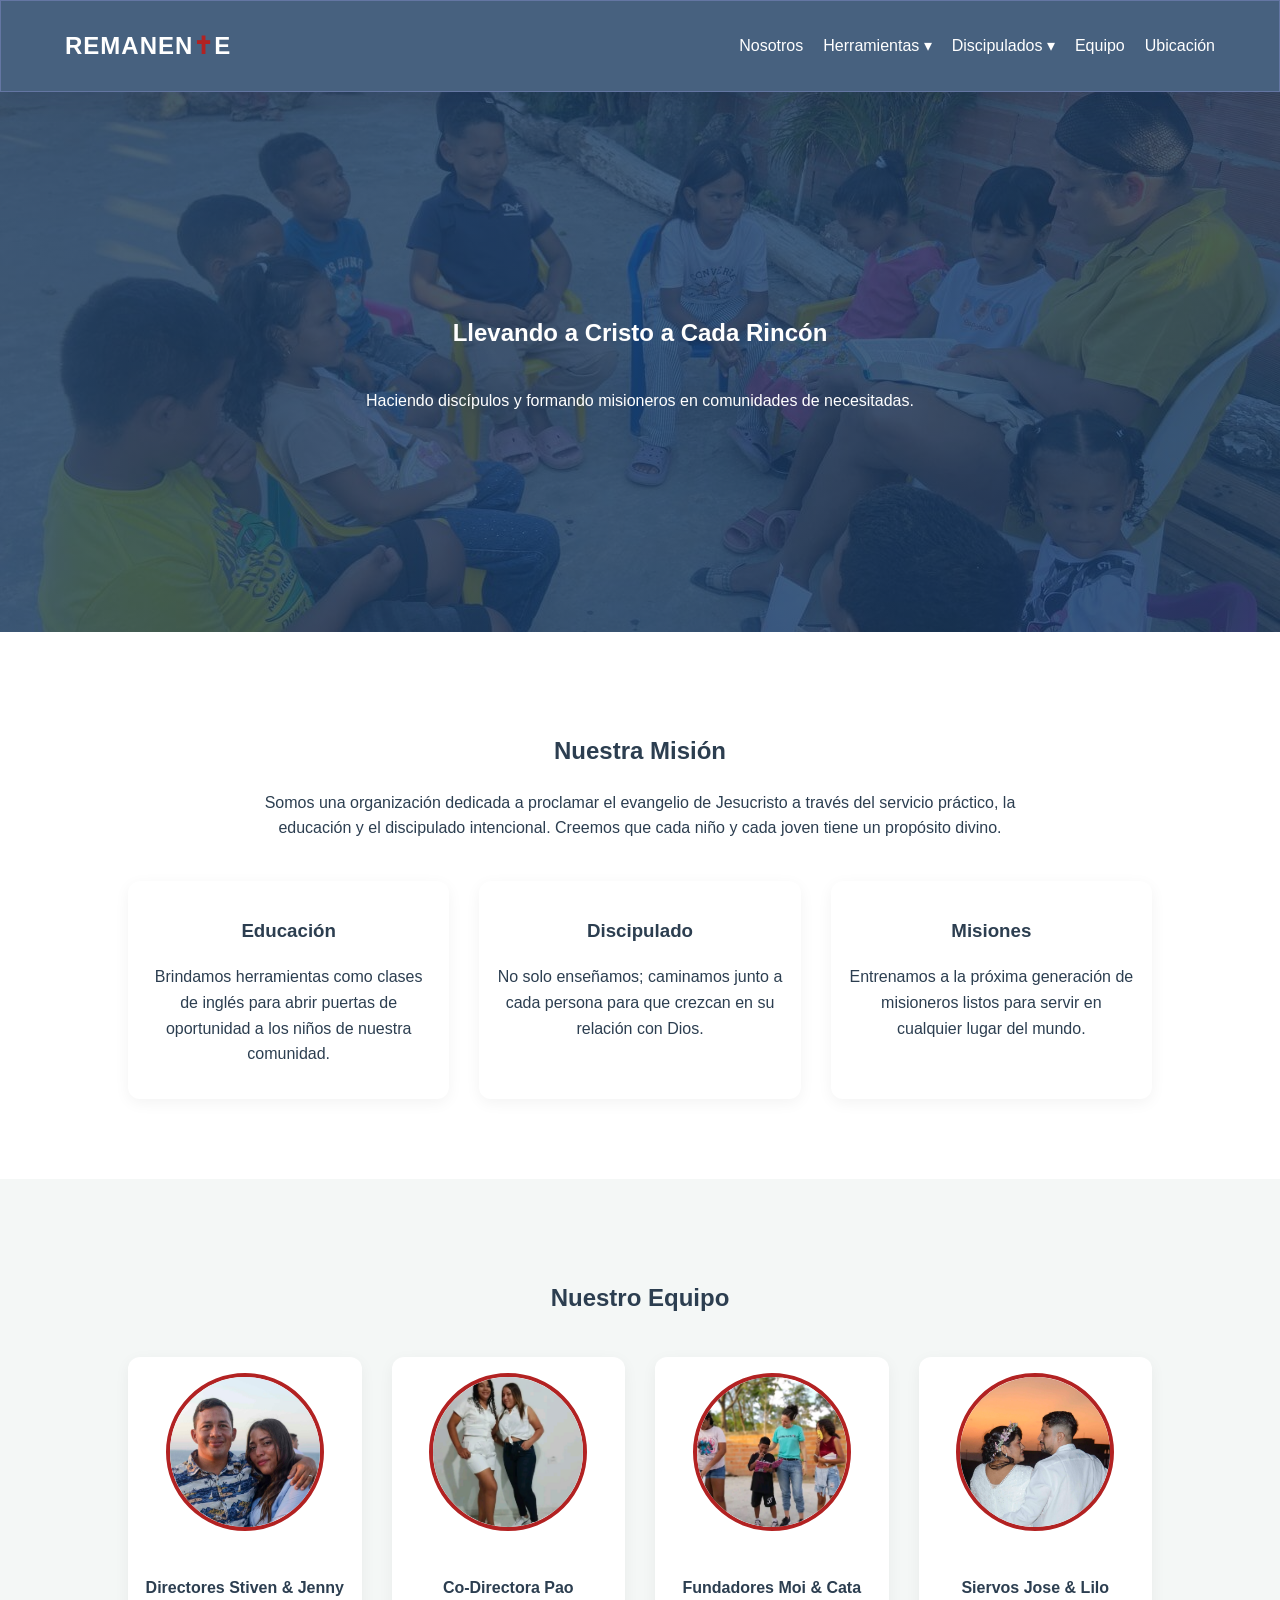
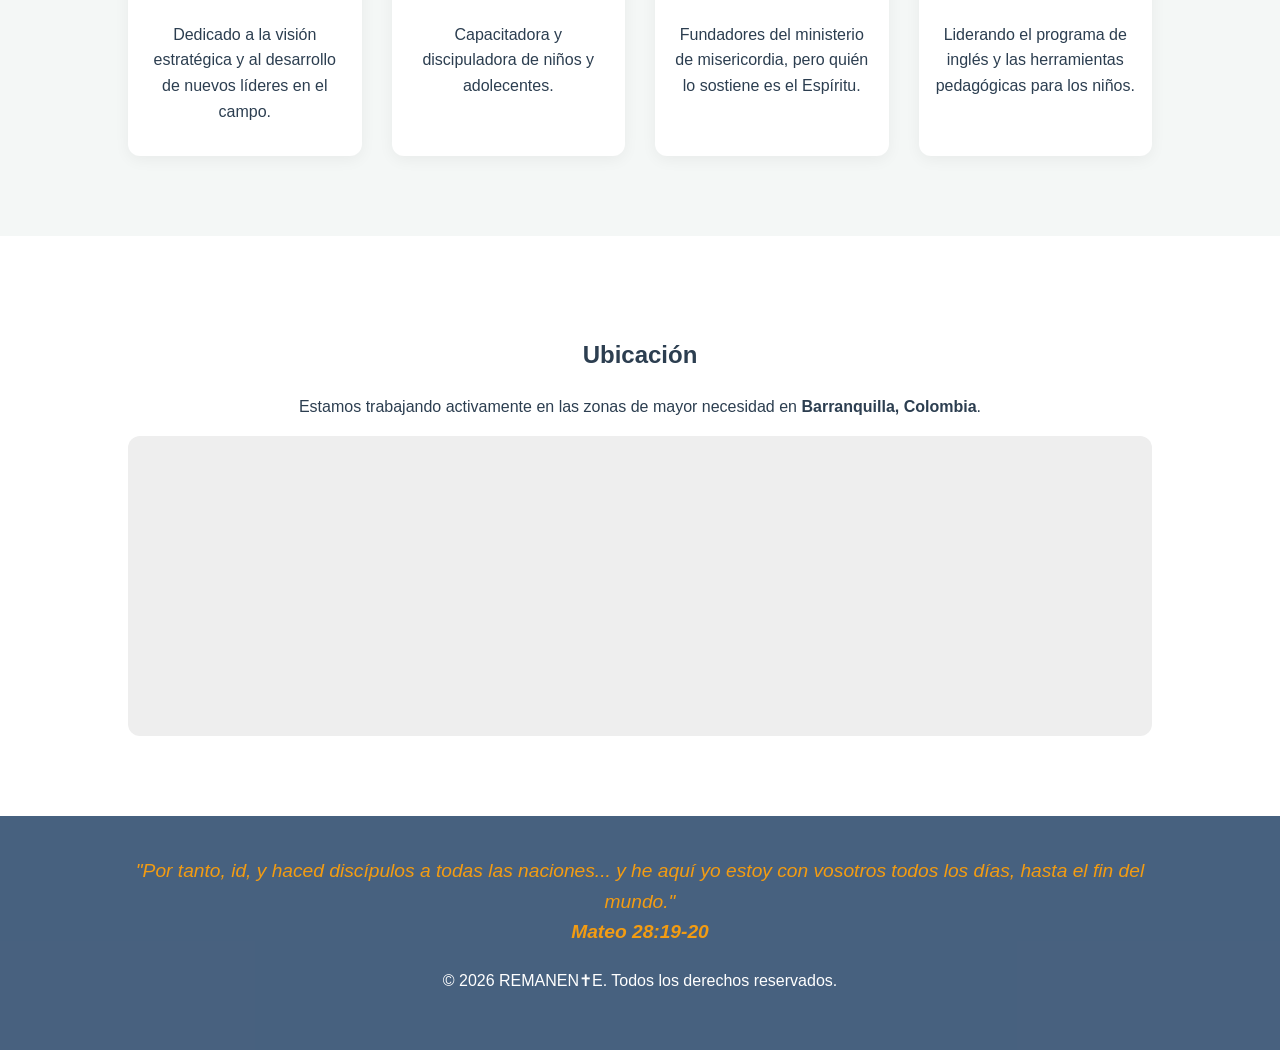
<file: index.html>
<!DOCTYPE html>
<html lang="es">
<head>
    <meta charset="UTF-8">
    <meta name="viewport" content="width=device-width, initial-scale=1.0">
    <title>REMANEN&#10013;E | Haciendo Discípulos</title>
    <style>
        :root {
            --primary: rgba(26, 58, 95, .8);
            --secondary: #f39c12;
            --accent: #27ae60;
            --light: #f4f7f6;
            --dark: #2c3e50;
            --white: #ffffff;
        }

        body {
            font-family: 'Segoe UI', Tahoma, Geneva, Verdana, sans-serif;
            margin: 0;
            line-height: 1.6;
            color: var(--dark);
            background-color: var(--white);
        }

        /* Navigation */
        nav {
            background: var(--primary);
            color: var(--white);
            display: flex;
            justify-content: space-between;
            align-items: center;
            padding: 1rem 5%;
            position: sticky;
            top: 0;
            z-index: 1000;
            box-shadow: 0 2px 10px rgba(0,0,0,0.1);
            backdrop-filter: blur(5px);
            -webkit-backdrop-filter: blur(5px); 
            box-shadow: 0 4px 30px rgba(14, 2, 43, 0.1);
            border: 1px solid rgba(169, 168, 247, 0.3);
        }

        .logo {
            font-size: 1.5rem;
            font-weight: bold;
            text-transform: uppercase;
            letter-spacing: 1px;
        }

        .nav-links { display: flex; list-style: none; gap: 20px; }

        .nav-links li { position: relative; }

        .nav-links a {
            color: var(--white);
            text-decoration: none;
            font-weight: 500;
            transition: 0.3s;
        }

        .nav-links a:hover { color: var(--secondary); }

        /* Dropdown Logic */
        .dropdown-content {
            display: none;
            position: absolute;
            background: var(--white);
            min-width: 200px;
            box-shadow: 0 8px 16px rgba(0,0,0,0.2);
            border-radius: 4px;
            top: 100%;
            left: 0;
        }

        .dropdown-content a {
            color: var(--dark);
            padding: 12px 16px;
            display: block;
            border-bottom: 1px solid #eee;
        }

        .dropdown-content a:hover { background: #e9e9e9; color: var(--primary); }

        .dropdown:hover .dropdown-content { display: block; }

        /* Hero & About */
        .hero {
            background: linear-gradient(rgba(26, 58, 95, 0.8), rgba(26, 58, 95, 0.8)), url('./assets/main.jpeg') center/cover;
            height: 60vh;
            color: var(--white);
            display: flex;
            flex-direction: column;
            justify-content: center;
            align-items: center;
            text-align: center;
            padding: 0 20px;
        }

        .section { padding: 80px 10%; text-align: center; }

        .bg-light { background: var(--light); }

        .grid { 
            display: grid;
            grid-template-columns: repeat(auto-fit, minmax(100px, 1fr));
            gap: 30px;
            margin-top: 40px; 
        }

        .card { 
            background: var(--white);
            padding: 1rem;
            border-radius: 12px;
            box-shadow: 0 4px 15px rgba(0,0,0,0.05); 
        }

        .team-img {
            width: 150px;
            height: 150px;
            border-radius: 50%;
            object-fit: cover;
            margin-bottom: 15px;
            border: 4px solid firebrick;
        }

        footer { background: var(--primary); color: var(--white); padding: 40px 10%; text-align: center; }

        .verse { font-style: italic; font-size: 1.2rem; margin-bottom: 20px; color: var(--secondary); }

        @media (max-width: 768px) {
            nav { flex-direction: column; gap: 15px; }
            .nav-links { font-size: 0.9rem; }
        }
    </style>
</head>
<body>

    <nav>
        <div class="logo">Remanen<span style="color:firebrick;font-weight: bold;">&#10013;</span>e</div>
        <ul class="nav-links">
            <li><a href="#about">Nosotros</a></li>
            <li class="dropdown">
                <a href="#">Herramientas ▾</a>
                <div class="dropdown-content">
                    <a href="./tools/eng-course.html">Curso de Inglés</a>
                    <a href="./tools/dice-roller.html">Dado de Colores (Jenga)</a>
                    <a href="./tools/points-tracker.html">Seguimiento de Puntos</a>
                </div>
            </li>
            <li class="dropdown">
                <a href="#">Discipulados ▾</a>
                <div class="dropdown-content">
                    <a href="#">Fundamentos de la Fe</a>
                    <a href="#">Alianzas</a>
                    <a href="#">Evangelismo</a>
                    <a href="#">Escuela de Misiones</a>
                </div>
            </li>
            <li><a href="#team">Equipo</a></li>
            <li><a href="#contact">Ubicación</a></li>
        </ul>
    </nav>

    <section class="hero">
        <h1>Llevando a Cristo a Cada Rincón</h1>
        <p>Haciendo discípulos y formando misioneros en comunidades de necesitadas.</p>
    </section>

    <section id="about" class="section">
        <h2>Nuestra Misión</h2>
        <p style="max-width: 800px; margin: 0 auto;">Somos una organización dedicada a proclamar el evangelio de Jesucristo a través del servicio práctico, la educación y el discipulado intencional. Creemos que cada niño y cada joven tiene un propósito divino.</p>
        
        <div class="grid">
            <div class="card">
                <h3>Educación</h3>
                <p>Brindamos herramientas como clases de inglés para abrir puertas de oportunidad a los niños de nuestra comunidad.</p>
            </div>
            <div class="card">
                <h3>Discipulado</h3>
                <p>No solo enseñamos; caminamos junto a cada persona para que crezcan en su relación con Dios.</p>
            </div>
            <div class="card">
                <h3>Misiones</h3>
                <p>Entrenamos a la próxima generación de misioneros listos para servir en cualquier lugar del mundo.</p>
            </div>
        </div>
    </section>

    <section id="team" class="section bg-light">
        <h2>Nuestro Equipo</h2>
        <div class="grid">
            <div class="card">
                <img src="./assets/sj.jpg" class="team-img" alt="Líder">
                <h4>Directores Stiven & Jenny</h4>
                <p>Dedicado a la visión estratégica y al desarrollo de nuevos líderes en el campo.</p>
            </div>
            <div class="card">
                <img src="./assets/pao.jpeg" class="team-img" alt="Co-lider">
                <h4>Co-Directora Pao</h4>
                <p>Capacitadora y discipuladora de niños y adolecentes.</p>
            </div>
            <div class="card">
                <img src="./assets/cata.jpeg" class="team-img" alt="Educación">
                <h4>Fundadores Moi & Cata</h4>
                <p>Fundadores del ministerio de misericordia, pero quién lo sostiene es el Espíritu.</p>
            </div>
            <div class="card">
                <img src="./assets/joli.jpg" class="team-img" alt="Educación">
                <h4>Siervos Jose & Lilo</h4>
                <p>Liderando el programa de inglés y las herramientas pedagógicas para los niños.</p>
            </div>
        </div>
    </section>

    <section id="contact" class="section">
        <h2>Ubicación</h2>
        <p>Estamos trabajando activamente en las zonas de mayor necesidad en <strong>Barranquilla, Colombia</strong>.</p>
        <div style="background: #eee; height: 300px; border-radius: 12px; display: flex; align-items: center; justify-content: center;">
            <p>
                <iframe src="https://www.google.com/maps/embed?pb=!1m14!1m12!1m3!1d411.62113421704345!2d-74.86456826477134!3d11.036957241643663!2m3!1f0!2f0!3f0!3m2!1i1024!2i768!4f13.1!5e0!3m2!1sen!2sco!4v1773954250364!5m2!1sen!2sco" width="800" height="250" style="border:0;" allowfullscreen="" loading="lazy" referrerpolicy="no-referrer-when-downgrade">
                </iframe>
            </p>
        </div>
    </section>

    <footer>
        <div class="verse">
            "Por tanto, id, y haced discípulos a todas las naciones... y he aquí yo estoy con vosotros todos los días, hasta el fin del mundo." <br>
            <strong>Mateo 28:19-20</strong>
        </div>
        <p>&copy; 2026 REMANEN&#10013;E. Todos los derechos reservados.</p>
    </footer>

</body>
</html>
</file>
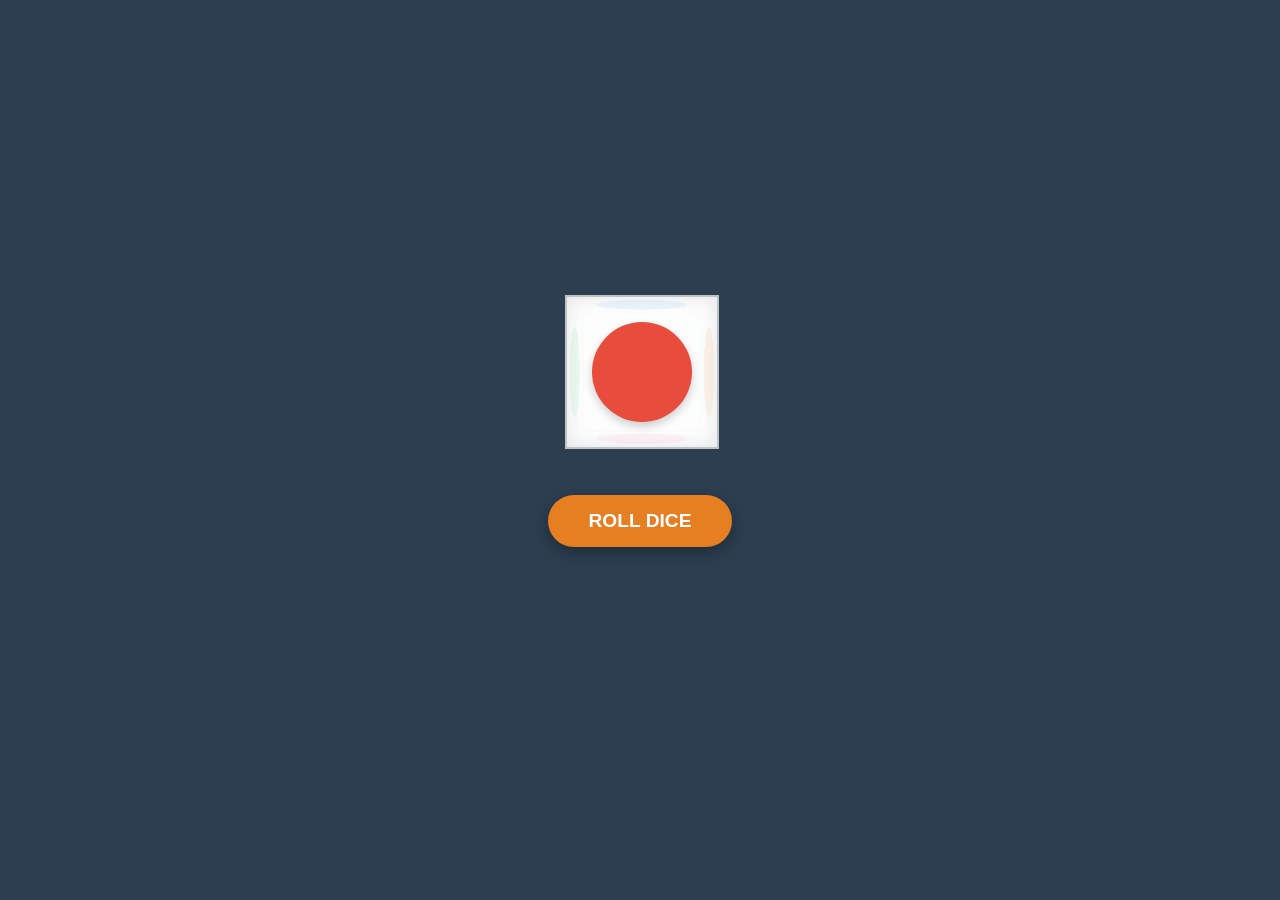
<file: jenga-dice.html>
<!DOCTYPE html>
<html lang="en">
<head>
    <meta charset="UTF-8">
	<link rel="icon" type="image/png" href="https://img.icons8.com/color/1200/dice.jpg">
    <meta name="viewport" content="width=device-width, initial-scale=1.0">
    <title>Jenga Color Dice</title>
    <style>
        :root {
            --dice-size: 150px;
            --circle-size: 100px;
            --bg-color: #2c3e50;
            --text-color: #ecf0f1;
            /* Jenga Colors */
            --color-red: #e74c3c;
            --color-orange: #e67e22;
            --color-yellow: #f1c40f;
            --color-green: #2ecc71;
            --color-blue: #3498db;
            --color-pink: #fd79a8;
        }

        body {
            background-color: var(--bg-color);
            color: var(--text-color);
            font-family: 'Segoe UI', sans-serif;
            display: flex;
            flex-direction: column;
            align-items: center;
            justify-content: center;
            height: 100vh;
            margin: 0;
            overflow: hidden;
        }

        /* 3D Scene */
        .scene {
            width: var(--dice-size);
            height: var(--dice-size);
            perspective: 600px;
            margin-bottom: 50px;
        }

        .cube {
            width: 100%;
            height: 100%;
            position: relative;
            transform-style: preserve-3d;
            transform: translateZ(-75px);
            transition: transform 1.5s cubic-bezier(0.17, 0.67, 0.83, 0.67);
        }

        .face {
            position: absolute;
            width: var(--dice-size);
            height: var(--dice-size);
            background: rgba(255, 255, 255, 0.9);
            border: 2px solid #bdc3c7;
            display: flex;
            align-items: center;
            justify-content: center;
            box-shadow: inset 0 0 20px rgba(0,0,0,0.1);
        }

        .circle {
            width: var(--circle-size);
            height: var(--circle-size);
            border-radius: 50%;
            box-shadow: 0 4px 10px rgba(0,0,0,0.2);
        }

        /* Face Rotations */
        .face-red    { transform: rotateY(0deg) translateZ(75px); }
        .face-orange { transform: rotateY(90deg) translateZ(75px); }
        .face-yellow { transform: rotateY(180deg) translateZ(75px); }
        .face-green  { transform: rotateY(-90deg) translateZ(75px); }
        .face-blue   { transform: rotateX(90deg) translateZ(75px); }
        .face-pink   { transform: rotateX(-90deg) translateZ(75px); }

        /* Face Colors */
        .face-red .circle    { background-color: var(--color-red); }
        .face-orange .circle { background-color: var(--color-orange); }
        .face-yellow .circle { background-color: var(--color-yellow); }
        .face-green .circle  { background-color: var(--color-green); }
        .face-blue .circle   { background-color: var(--color-blue); }
        .face-pink .circle   { background-color: var(--color-pink); }

        /* Controls */
        .roll-btn {
            padding: 15px 40px;
            font-size: 1.2rem;
            font-weight: bold;
            color: white;
            background: #e67e22;
            border: none;
            border-radius: 30px;
            cursor: pointer;
            box-shadow: 0 5px 15px rgba(0,0,0,0.3);
            transition: 0.2s;
        }

        .roll-btn:active {
            transform: translateY(3px);
            box-shadow: 0 2px 5px rgba(0,0,0,0.3);
        }

        #result-text {
            margin-top: 20px;
            font-size: 1.5rem;
            font-weight: bold;
            text-transform: uppercase;
            min-height: 1.6em;
        }
    </style>
</head>
<body>

    <div class="scene">
        <div class="cube" id="cube">
            <div class="face face-red"><div class="circle"></div></div>
            <div class="face face-orange"><div class="circle"></div></div>
            <div class="face face-yellow"><div class="circle"></div></div>
            <div class="face face-green"><div class="circle"></div></div>
            <div class="face face-blue"><div class="circle"></div></div>
            <div class="face face-pink"><div class="circle"></div></div>
        </div>
    </div>

    <button class="roll-btn" id="roll-button">ROLL DICE</button>
    <div id="result-text"></div>

    <!--<audio id="roll-sound">
        <source src="[data-uri]" type="audio/wav">
    </audio>-->
	<audio id="roll-sound">
        <source src="./dice-sfx.mp3" type="audio/mp3">
    </audio>

    <script>
        const cube = document.getElementById('cube');
        const rollBtn = document.getElementById('roll-button');
        const resultText = document.getElementById('result-text');
        const rollSound = document.getElementById('roll-sound');

        const faces = [
            { name: 'Red',    x: 0,   y: 0 },
            { name: 'Orange', x: 0,   y: -90 },
            { name: 'Yellow', x: 0,   y: -180 },
            { name: 'Green',  x: 0,   y: 90 },
            { name: 'Blue',   x: -90, y: 0 },
            { name: 'Pink',   x: 90,  y: 0 }
        ];

        function rollDice() {
            // Play sound
            rollSound.currentTime = 0;
            rollSound.play();

            // Disable button during roll
            rollBtn.disabled = true;
            resultText.innerText = "Rolling...";

            // Generate random face
            const randomIndex = Math.floor(Math.random() * faces.length);
            const targetFace = faces[randomIndex];

            // Add multiple rotations for "tumbling" effect
            const extraRounds = 5;
            const xRotation = targetFace.x + (360 * extraRounds);
            const yRotation = targetFace.y + (360 * extraRounds);

            cube.style.transform = `translateZ(-75px) rotateX(${xRotation}deg) rotateY(${yRotation}deg)`;

            // Wait for animation to finish (1.5s as defined in CSS)
            setTimeout(() => {
                resultText.innerText = targetFace.name;
                resultText.style.color = `var(--color-${targetFace.name.toLowerCase()})`;
                rollBtn.disabled = false;
                
                // Reset rotations to small numbers to prevent "infinite" degrees over many rolls
                cube.style.transition = 'none';
                cube.style.transform = `translateZ(-75px) rotateX(${targetFace.x}deg) rotateY(${targetFace.y}deg)`;
                // Force a reflow
                cube.offsetHeight;
                cube.style.transition = 'transform 1.5s cubic-bezier(0.17, 0.67, 0.83, 0.67)';
            }, 1500);
        }

        rollBtn.addEventListener('click', rollDice);
    </script>
</body>
</html>
</file>
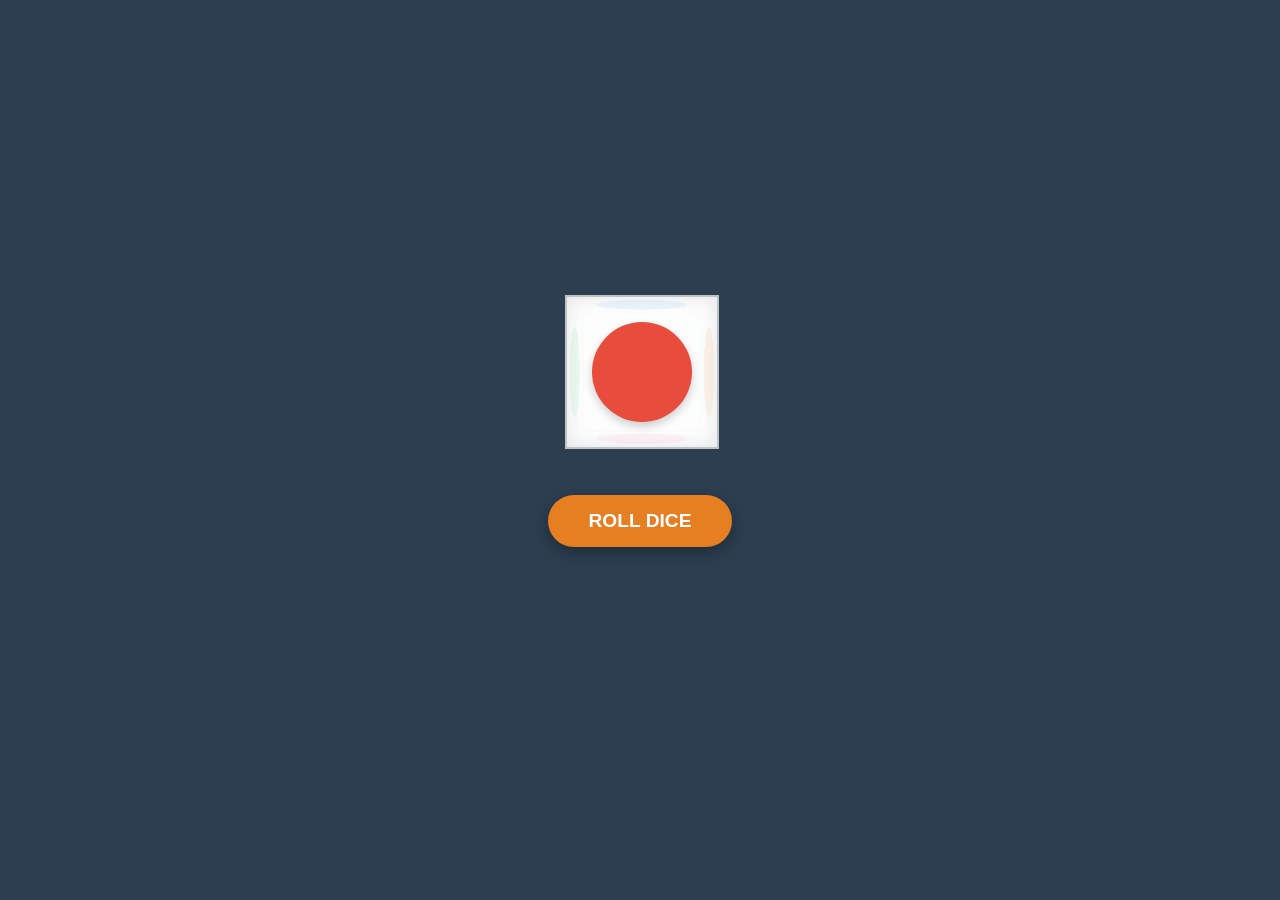
<file: tools/dice-roller.html>
<!DOCTYPE html>
<html lang="en">
<head>
    <meta charset="UTF-8">
	<link rel="icon" type="image/png" href="https://img.icons8.com/color/1200/dice.jpg">
    <meta name="viewport" content="width=device-width, initial-scale=1.0">
    <title>Jenga Color Dice</title>
    <style>
        :root {
            --dice-size: 150px;
            --circle-size: 100px;
            --bg-color: #2c3e50;
            --text-color: #ecf0f1;
            /* Jenga Colors */
            --color-red: #e74c3c;
            --color-orange: #e67e22;
            --color-yellow: #f1c40f;
            --color-green: #2ecc71;
            --color-blue: #3498db;
            --color-pink: #fd79a8;
        }

        body {
            background-color: var(--bg-color);
            color: var(--text-color);
            font-family: 'Segoe UI', sans-serif;
            display: flex;
            flex-direction: column;
            align-items: center;
            justify-content: center;
            height: 100vh;
            margin: 0;
            overflow: hidden;
        }

        /* 3D Scene */
        .scene {
            width: var(--dice-size);
            height: var(--dice-size);
            perspective: 600px;
            margin-bottom: 50px;
        }

        .cube {
            width: 100%;
            height: 100%;
            position: relative;
            transform-style: preserve-3d;
            transform: translateZ(-75px);
            transition: transform 1.5s cubic-bezier(0.17, 0.67, 0.83, 0.67);
        }

        .face {
            position: absolute;
            width: var(--dice-size);
            height: var(--dice-size);
            background: rgba(255, 255, 255, 0.9);
            border: 2px solid #bdc3c7;
            display: flex;
            align-items: center;
            justify-content: center;
            box-shadow: inset 0 0 20px rgba(0,0,0,0.1);
        }

        .circle {
            width: var(--circle-size);
            height: var(--circle-size);
            border-radius: 50%;
            box-shadow: 0 4px 10px rgba(0,0,0,0.2);
        }

        /* Face Rotations */
        .face-red    { transform: rotateY(0deg) translateZ(75px); }
        .face-orange { transform: rotateY(90deg) translateZ(75px); }
        .face-yellow { transform: rotateY(180deg) translateZ(75px); }
        .face-green  { transform: rotateY(-90deg) translateZ(75px); }
        .face-blue   { transform: rotateX(90deg) translateZ(75px); }
        .face-pink   { transform: rotateX(-90deg) translateZ(75px); }

        /* Face Colors */
        .face-red .circle    { background-color: var(--color-red); }
        .face-orange .circle { background-color: var(--color-orange); }
        .face-yellow .circle { background-color: var(--color-yellow); }
        .face-green .circle  { background-color: var(--color-green); }
        .face-blue .circle   { background-color: var(--color-blue); }
        .face-pink .circle   { background-color: var(--color-pink); }

        /* Controls */
        .roll-btn {
            padding: 15px 40px;
            font-size: 1.2rem;
            font-weight: bold;
            color: white;
            background: #e67e22;
            border: none;
            border-radius: 30px;
            cursor: pointer;
            box-shadow: 0 5px 15px rgba(0,0,0,0.3);
            transition: 0.2s;
        }

        .roll-btn:active {
            transform: translateY(3px);
            box-shadow: 0 2px 5px rgba(0,0,0,0.3);
        }

        #result-text {
            margin-top: 20px;
            font-size: 1.5rem;
            font-weight: bold;
            text-transform: uppercase;
            min-height: 1.6em;
        }
    </style>
</head>
<body>

    <div class="scene">
        <div class="cube" id="cube">
            <div class="face face-red"><div class="circle"></div></div>
            <div class="face face-orange"><div class="circle"></div></div>
            <div class="face face-yellow"><div class="circle"></div></div>
            <div class="face face-green"><div class="circle"></div></div>
            <div class="face face-blue"><div class="circle"></div></div>
            <div class="face face-pink"><div class="circle"></div></div>
        </div>
    </div>

    <button class="roll-btn" id="roll-button">ROLL DICE</button>
    <div id="result-text"></div>

	<audio id="roll-sound">
        <source src="../assets/dice-sfx.mp3" type="audio/mp3">
    </audio>

    <script>
        const cube = document.getElementById('cube');
        const rollBtn = document.getElementById('roll-button');
        const resultText = document.getElementById('result-text');
        const rollSound = document.getElementById('roll-sound');

        const faces = [
            { name: 'Red',    x: 0,   y: 0 },
            { name: 'Orange', x: 0,   y: -90 },
            { name: 'Yellow', x: 0,   y: -180 },
            { name: 'Green',  x: 0,   y: 90 },
            { name: 'Blue',   x: -90, y: 0 },
            { name: 'Pink',   x: 90,  y: 0 }
        ];

        function rollDice() {
            rollSound.currentTime = 0;
            rollSound.play();

            // Disable button during roll
            rollBtn.disabled = true;
            resultText.innerText = "Rolling...";

            // Generate random face
            const randomIndex = Math.floor(Math.random() * faces.length);
            const targetFace = faces[randomIndex];

            // Add multiple rotations for "tumbling" effect
            const extraRounds = 5;
            const xRotation = targetFace.x + (360 * extraRounds);
            const yRotation = targetFace.y + (360 * extraRounds);

            cube.style.transform = `translateZ(-75px) rotateX(${xRotation}deg) rotateY(${yRotation}deg)`;

            // Wait for animation to finish (1.5s as defined in CSS)
            setTimeout(() => {
                resultText.innerText = targetFace.name;
                resultText.style.color = `var(--color-${targetFace.name.toLowerCase()})`;
                rollBtn.disabled = false;
                
                // Reset rotations to small numbers to prevent "infinite" degrees over many rolls
                cube.style.transition = 'none';
                cube.style.transform = `translateZ(-75px) rotateX(${targetFace.x}deg) rotateY(${targetFace.y}deg)`;
                // Force a reflow
                cube.offsetHeight;
                cube.style.transition = 'transform 1.5s cubic-bezier(0.17, 0.67, 0.83, 0.67)';
            }, 1500);
        }

        rollBtn.addEventListener('click', rollDice);
    </script>
</body>
</html>
</file>
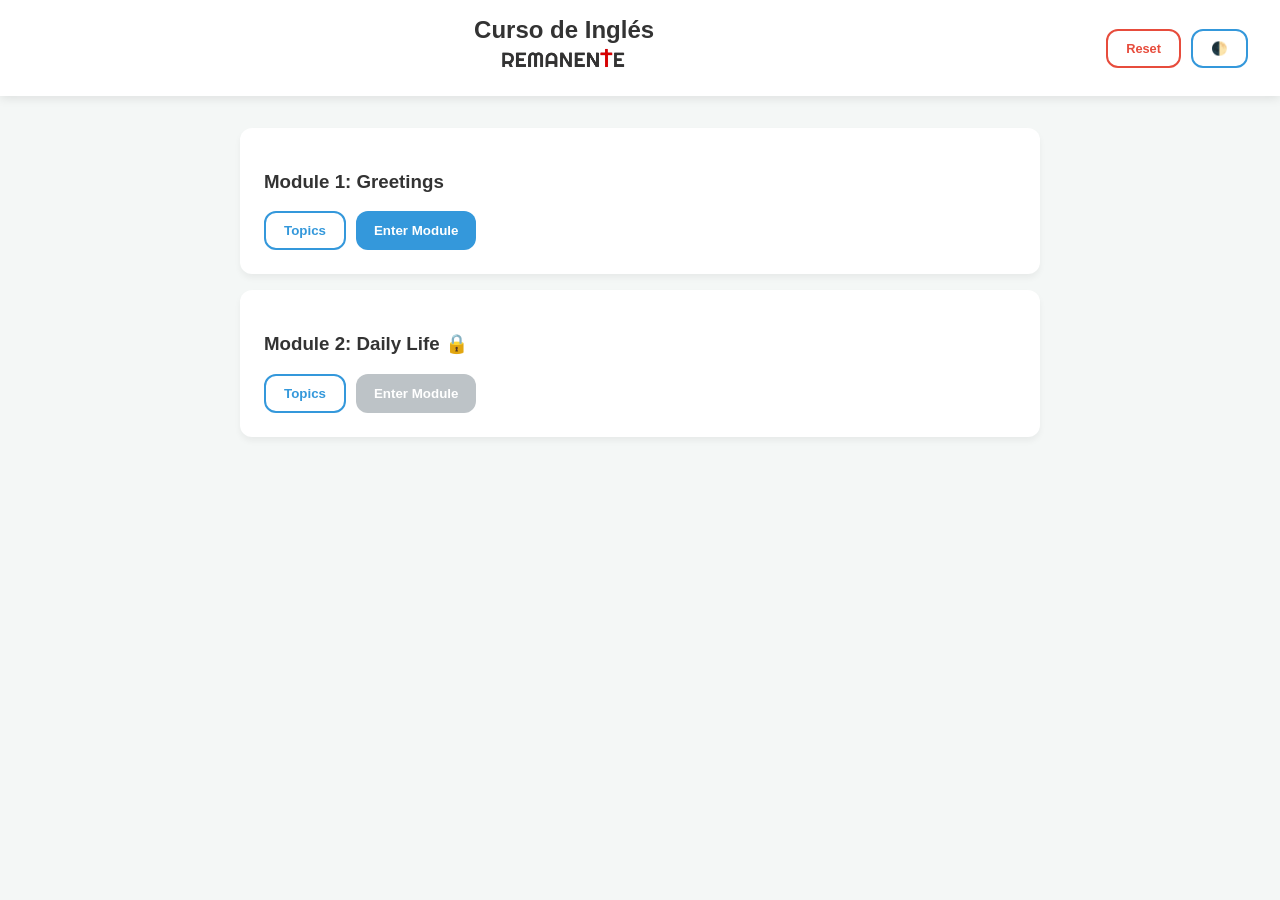
<file: tools/eng-course.html>
<!DOCTYPE html>
<html lang="en">
<head>
    <meta charset="UTF-8">
    <meta name="viewport" content="width=device-width, initial-scale=1.0">
	<link rel="icon" type="image/x-icon" href="https://cdn-icons-png.flaticon.com/512/1377/1377975.png">
    <title>English Course - Interactive Learning</title>
    <style>
        :root {
            --bg-color: #f4f7f6;
            --text-color: #333;
            --card-bg: #ffffff;
            --primary-color: #3498db;
            --secondary-color: #2ecc71;
            --highlight-color: #f1c40f;
            --gray-out: #bdc3c7;
            --accent-color: #e74c3c;
            --danger-color: #e74c3c;
            --border-radius: 12px;
            --transition: all 0.3s ease;
        }

        [data-theme="dark"] {
            --bg-color: #1a1a1a;
            --text-color: #ecf0f1;
            --card-bg: #2c3e50;
            --primary-color: #2980b9;
            --gray-out: #7f8c8d;
        }

        body {
            font-family: 'Segoe UI', Tahoma, Geneva, Verdana, sans-serif;
            background-color: var(--bg-color);
            color: var(--text-color);
            margin: 0;
            transition: var(--transition);
            display: flex;
            flex-direction: column;
            min-height: 100vh;
        }

        header {
            padding: 1rem 2rem;
            display: flex;
            justify-content: space-between;
            align-items: center;
            background: var(--card-bg);
            box-shadow: 0 2px 10px rgba(0,0,0,0.1);
            gap: 10px;
            flex-wrap: wrap;
        }

        .header-actions {
            display: flex;
            gap: 10px;
        }

        .container {
            max-width: 800px;
            margin: 2rem auto;
            padding: 0 1rem;
            flex-grow: 1;
            width: 100%;
        }

        .hidden { display: none !important; }

        .btn {
            padding: 10px 18px;
            border: none;
            border-radius: var(--border-radius);
            cursor: pointer;
            font-weight: 600;
            transition: var(--transition);
        }

        .btn-primary { background: var(--primary-color); color: white; }
        .btn-secondary { background: var(--secondary-color); color: white; }
        .btn-outline { border: 2px solid var(--primary-color); background: transparent; color: var(--primary-color); }
        .btn-danger { border: 2px solid var(--danger-color); background: transparent; color: var(--danger-color); font-size: 0.8rem; }
        .btn-danger:hover { background: var(--danger-color); color: white; }
        .btn:disabled { background: var(--gray-out); cursor: not-allowed; border-color: var(--gray-out); color: white; }

        .card {
            background: var(--card-bg);
            padding: 1.5rem;
            border-radius: var(--border-radius);
            margin-bottom: 1rem;
            box-shadow: 0 4px 6px rgba(0,0,0,0.05);
            animation: fadeIn 0.4s ease;
        }

        @keyframes fadeIn { from { opacity: 0; transform: translateY(10px); } to { opacity: 1; transform: translateY(0); } }

        .list-toggle {
            margin-top: 10px;
            padding: 10px;
            background: rgba(0,0,0,0.05);
            border-radius: 8px;
            font-size: 0.9rem;
        }

        #sentences-view {
            text-align: center;
            min-height: 60vh;
            display: flex;
            flex-direction: column;
            justify-content: center;
            cursor: pointer;
        }

        .sentence-item {
            font-size: 1.8rem;
            margin: 1.5rem 0;
            opacity: 0.3;
            transition: var(--transition);
        }

        .sentence-item.highlight {
            opacity: 1;
            color: var(--primary-color);
            transform: scale(1.05);
            font-weight: bold;
        }

        .sentence-item.visited {
            opacity: 0.5;
            color: var(--gray-out);
        }

        .translation { display: block; font-size: 1rem; color: var(--secondary-color); margin-top: 5px; }
        .pronunciation { display: block; font-size: 0.9rem; font-style: italic; color: var(--accent-color); }

        #modal-overlay {
            position: fixed;
            top: 0; left: 0; width: 100%; height: 100%;
            background: rgba(0,0,0,0.7);
            display: flex;
            align-items: center;
            justify-content: center;
            z-index: 1000;
        }
    </style>
</head>
<body>

    <header>
        <button id="back-btn" class="btn btn-outline">← Back</button>
        <h2 id="view-title" style="margin: 0; flex-grow: 1; text-align: center;">Modules</h2>
        <div class="header-actions">
            <button id="reset-btn" class="btn btn-danger" title="Restart all progress">Reset</button>
            <button id="theme-toggle" class="btn btn-outline">🌓</button>
        </div>
    </header>

    <div class="container">
        <div id="modules-view"></div>
        <div id="lessons-view" class="hidden"></div>
        <div id="sentences-view" class="hidden"></div>
    </div>

    <div id="modal-overlay" class="hidden">
        <div class="card" style="max-width: 400px; text-align: center;">
            <h3>Ready?</h3>
            <p>🖱️ <b>Click</b> or ⬇️ <b>Down Arrow</b>: Next Sentence</p>
            <p>⬆️ <b>Up Arrow</b>: Previous Sentence</p>
            <p>⌨️ <b>Enter/Space</b>: Hear Audio</p>
            <button class="btn btn-primary" onclick="closeModal()">Start Lesson</button>
        </div>
    </div>

    <script>
        /**
         * COURSE CONTENT
         */
        const COURSE_DATA = [
            {
                id: 1,
                title: "Module 1: Greetings",
                topics: ["Introduction", "Formal Greetings", "Informal Slang"],
                lessons: [
                    {
                        id: 1,
                        title: "Lesson 1: The Basics",
                        resources: ["PDF: Useful Phrases", "Link: Audio Practice"],
                        sentences: [
                            { en: "Good morning, how can I help you?", es: "Buen día, ¿cómo puedo ayudarle?", ph: "gud mor-ning, hau kan ai help yoo?" },
                            { en: "It is a pleasure to meet you.", es: "Es un placer conocerte.", ph: "it iz ei ple-shur too meet yoo." }
                        ]
                    }
                ]
            },
            {
                id: 2,
                title: "Module 2: Daily Life",
                topics: ["Work routine", "Shopping", "Food"],
                lessons: [
                    {
                        id: 1,
                        title: "Lesson 1: Food",
                        resources: [],
                        sentences: [
                            { en: "I would like a coffee, please.", es: "Quisiera un café, por favor.", ph: "ai wud laik ei ko-fi pliz." }
                        ]
                    }
                ]
            }
        ];

        /**
         * STATE & STORAGE
         */
        let currentView = 'modules';
        let currentModuleIndex = null;
        let currentLessonIndex = null;
        let currentSentenceIndex = -1;
        
        let progress = JSON.parse(localStorage.getItem('eng_course_progress')) || { maxModule: 0, maxLesson: 0 };

        const modulesView = document.getElementById('modules-view');
        const lessonsView = document.getElementById('lessons-view');
        const sentencesView = document.getElementById('sentences-view');
        const viewTitle = document.getElementById('view-title');
        const backBtn = document.getElementById('back-btn');
        const resetBtn = document.getElementById('reset-btn');

        function init() {
            renderModules();
            setupTheme();
        }

        // --- View Logic ---
        function renderModules() {
            currentView = 'modules';
            //viewTitle.innerHTML = '<span style="font-family:Tahoma,sans-serif">REMANEN<span style="color:red;font-size:20pt">T</span>E</span><br>Curso de Inglés';
			viewTitle.innerHTML = 'Curso de Inglés<br><img src="../assets/remanente.png" alt="remanente" width="130px" height="30px">';
            backBtn.classList.add('hidden');
            modulesView.innerHTML = '';
            lessonsView.classList.add('hidden');
            sentencesView.classList.add('hidden');
            modulesView.classList.remove('hidden');

            COURSE_DATA.forEach((mod, index) => {
                const isLocked = index > progress.maxModule;
                const div = document.createElement('div');
                div.className = 'card';
                div.innerHTML = `
                    <h3>${mod.title} ${isLocked ? '🔒' : ''}</h3>
                    <div style="display:flex; gap:10px;">
                        <button class="btn btn-outline" onclick="toggleList('mod-topics-${index}')">Topics</button>
                        <button class="btn btn-primary" ${isLocked ? 'disabled' : ''} onclick="goToLessons(${index})">Enter Module</button>
                    </div>
                    <div id="mod-topics-${index}" class="list-toggle hidden">
                        <ul>${mod.topics.map(t => `<li>${t}</li>`).join('')}</ul>
                    </div>
                `;
                modulesView.appendChild(div);
            });
        }

        function goToLessons(modIndex) {
            currentView = 'lessons';
            currentModuleIndex = modIndex;
            viewTitle.innerText = COURSE_DATA[modIndex].title;
            backBtn.classList.remove('hidden');
            modulesView.classList.add('hidden');
            lessonsView.classList.remove('hidden');
            lessonsView.innerHTML = '';

            COURSE_DATA[modIndex].lessons.forEach((less, lIndex) => {
                const isLocked = (modIndex === progress.maxModule && lIndex > progress.maxLesson) || (modIndex > progress.maxModule);
                const div = document.createElement('div');
                div.className = 'card';
                div.innerHTML = `
                    <h4>${less.title} ${isLocked ? '🔒' : ''}</h4>
                    <div style="display:flex; gap:10px;">
                        <button class="btn btn-outline" onclick="toggleList('less-res-${lIndex}')">Resources</button>
                        <button class="btn btn-secondary" ${isLocked ? 'disabled' : ''} onclick="startSentences(${lIndex})">Practice</button>
                    </div>
                    <div id="less-res-${lIndex}" class="list-toggle hidden">
                        <ul>${less.resources.map(r => `<li>${r}</li>`).join('') || 'No extra resources'}</ul>
                    </div>
                `;
                lessonsView.appendChild(div);
            });
        }

        function startSentences(lessIndex) {
            currentView = 'sentences';
            currentLessonIndex = lessIndex;
            currentSentenceIndex = -1;
            lessonsView.classList.add('hidden');
            sentencesView.classList.remove('hidden');
            viewTitle.innerText = COURSE_DATA[currentModuleIndex].lessons[lessIndex].title;
            sentencesView.innerHTML = '';
            document.getElementById('modal-overlay').classList.remove('hidden');
        }

        function updateSentences() {
            const sentences = COURSE_DATA[currentModuleIndex].lessons[currentLessonIndex].sentences;
            sentencesView.innerHTML = '';
            sentences.forEach((s, i) => {
                if (i <= currentSentenceIndex) {
                    const div = document.createElement('div');
                    div.className = `sentence-item ${i === currentSentenceIndex ? 'highlight' : 'visited'}`;
                    div.innerHTML = `
                        ${s.en}
                        <span class="translation">${s.es}</span>
                        <span class="pronunciation">[ ${s.ph} ]</span>
                    `;
                    sentencesView.appendChild(div);
                }
            });
            if (currentSentenceIndex === sentences.length - 1) unlockNext();
        }

        function unlockNext() {
            const currentMod = COURSE_DATA[currentModuleIndex];
            if (currentLessonIndex === progress.maxLesson && currentModuleIndex === progress.maxModule) {
                if (currentLessonIndex < currentMod.lessons.length - 1) {
                    progress.maxLesson++;
                } else if (currentModuleIndex < COURSE_DATA.length - 1) {
                    progress.maxModule++;
                    progress.maxLesson = 0;
                }
                localStorage.setItem('eng_course_progress', JSON.stringify(progress));
            }
        }

        function resetProgress() {
            if (confirm("¿Estás seguro/a de querer reiniciar TODO el progreso? Esta acción no se puede reversar.")) {
                localStorage.removeItem('eng_course_progress');
                progress = { maxModule: 0, maxLesson: 0 };
                renderModules();
            }
        }

        // --- Audio & Navigation ---
        function nextSentence() {
            const sentences = COURSE_DATA[currentModuleIndex].lessons[currentLessonIndex].sentences;
            if (currentSentenceIndex < sentences.length - 1) {
                currentSentenceIndex++;
                updateSentences();
            }
        }

        function prevSentence() {
            if (currentSentenceIndex > 0) {
                currentSentenceIndex--;
                updateSentences();
            }
        }

        function playPronunciation() {
            if (currentSentenceIndex === -1) return;
            const text = COURSE_DATA[currentModuleIndex].lessons[currentLessonIndex].sentences[currentSentenceIndex].en;
            const utterance = new SpeechSynthesisUtterance(text);
            utterance.lang = 'en-US';
            utterance.rate = 0.85;
            window.speechSynthesis.cancel(); // Stop current speech
            window.speechSynthesis.speak(utterance);
        }

        function toggleList(id) { document.getElementById(id).classList.toggle('hidden'); }
        function closeModal() { document.getElementById('modal-overlay').classList.add('hidden'); }

        backBtn.onclick = () => {
            if (currentView === 'lessons') renderModules();
            else if (currentView === 'sentences') goToLessons(currentModuleIndex);
        };

        resetBtn.onclick = (e) => {
            e.stopPropagation();
            resetProgress();
        };

        function setupTheme() {
            const themeToggle = document.getElementById('theme-toggle');
            themeToggle.onclick = () => {
                const current = document.body.getAttribute('data-theme');
                document.body.setAttribute('data-theme', current === 'dark' ? 'light' : 'dark');
            };
        }

        window.onclick = (e) => {
            if (currentView === 'sentences' && !document.getElementById('modal-overlay').contains(e.target) && !e.target.closest('header')) {
                nextSentence();
            }
        };

        window.onkeydown = (e) => {
            if (currentView !== 'sentences') return;
            if (e.key === 'ArrowDown') nextSentence();
            if (e.key === 'ArrowUp') prevSentence();
            if (e.key === 'Enter' || e.key === ' ') {
                e.preventDefault();
                playPronunciation();
            }
        };

        init();
    </script>
</body>
</html>
</file>
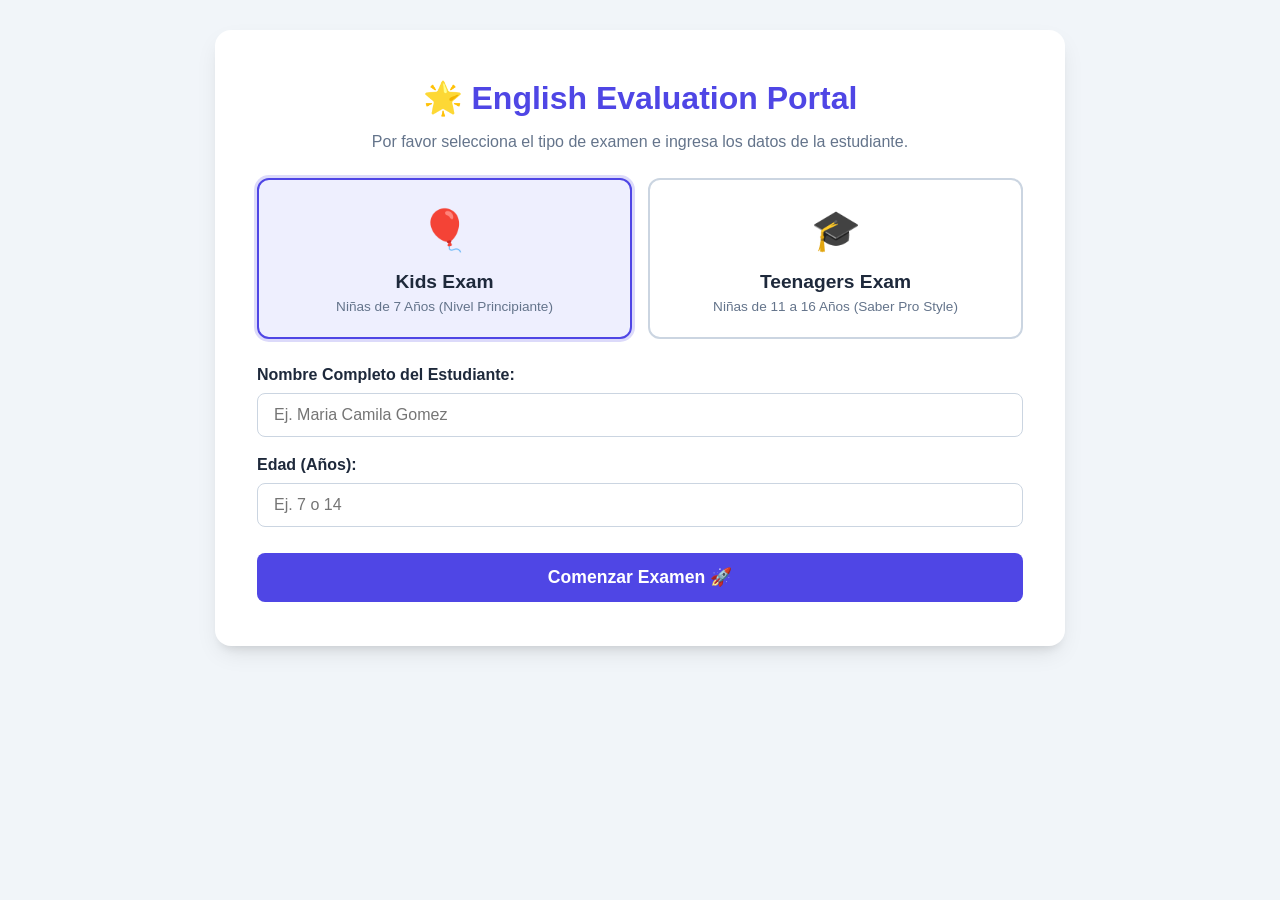
<file: tools/eng-test.html>
<!DOCTYPE html>
<html lang="es">
<head>
  <meta charset="UTF-8">
  <meta name="viewport" content="width=device-width, initial-scale=1.0">
  <title>English Evaluation Portal - Interactive Exam</title>
  <style>
    :root {
      --primary: #4f46e5;
      --primary-hover: #4338ca;
      --kids-bg: #fdfbf7;
      --kids-card: #ffffff;
      --kids-accent: #ff9f43;
      --teen-bg: #f8fafc;
      --teen-card: #ffffff;
      --teen-accent: #1e3a8a;
      --success: #10b981;
      --danger: #ef4444;
      --text: #1e293b;
      --muted: #64748b;
      --border: #cbd5e1;
    }

    * {
      box-sizing: border-box;
      margin: 0;
      padding: 0;
      font-family: 'Segoe UI', Tahoma, Geneva, Verdana, sans-serif;
    }

    body {
      background-color: #f1f5f9;
      color: var(--text);
      line-height: 1.5;
      min-height: 100vh;
      display: flex;
      flex-direction: column;
      align-items: center;
      padding: 20px 10px;
    }

    .container {
      width: 100%;
      max-width: 850px;
      background-color: #ffffff;
      border-radius: 16px;
      box-shadow: 0 10px 25px -5px rgba(0, 0, 0, 0.1), 0 8px 10px -6px rgba(0, 0, 0, 0.1);
      padding: 24px 32px;
      margin-top: 10px;
    }

    /* Views visibility */
    .view {
      display: none;
    }

    .view.active {
      display: block;
    }

    /* Registration Screen */
    .welcome-card {
      text-align: center;
      padding: 20px 10px;
    }

    .welcome-card h1 {
      color: var(--primary);
      font-size: 2rem;
      margin-bottom: 8px;
    }

    .welcome-card p {
      color: var(--muted);
      margin-bottom: 24px;
    }

    .exam-selector {
      display: flex;
      gap: 16px;
      justify-content: center;
      margin-bottom: 24px;
      flex-wrap: wrap;
    }

    .selector-btn {
      flex: 1;
      min-width: 220px;
      border: 2px solid var(--border);
      border-radius: 12px;
      padding: 20px;
      background-color: #ffffff;
      cursor: pointer;
      transition: all 0.2s ease;
      text-align: center;
    }

    .selector-btn:hover {
      border-color: var(--primary);
      transform: translateY(-2px);
    }

    .selector-btn.selected {
      border-color: var(--primary);
      background-color: #eeeffe;
      box-shadow: 0 0 0 3px rgba(79, 70, 229, 0.2);
    }

    .selector-btn .icon {
      font-size: 2.5rem;
      margin-bottom: 8px;
    }

    .selector-btn h3 {
      font-size: 1.2rem;
      color: var(--text);
    }

    .selector-btn p {
      font-size: 0.85rem;
      margin-bottom: 0;
    }

    .form-group {
      margin-bottom: 16px;
      text-align: left;
    }

    .form-group label {
      display: block;
      font-weight: 600;
      margin-bottom: 6px;
      color: var(--text);
    }

    .form-group input {
      width: 100%;
      padding: 12px 16px;
      border: 1.5px solid var(--border);
      border-radius: 8px;
      font-size: 1rem;
      transition: border-color 0.2s;
    }

    .form-group input:focus {
      outline: none;
      border-color: var(--primary);
    }

    .btn-main {
      width: 100%;
      background-color: var(--primary);
      color: white;
      border: none;
      padding: 14px 20px;
      font-size: 1.1rem;
      font-weight: bold;
      border-radius: 8px;
      cursor: pointer;
      transition: background-color 0.2s, transform 0.1s;
      margin-top: 10px;
    }

    .btn-main:hover {
      background-color: var(--primary-hover);
    }

    .btn-main:active {
      transform: scale(0.99);
    }

    /* Exam Header */
    .exam-header {
      background-color: #f8fafc;
      border: 1px solid var(--border);
      border-radius: 12px;
      padding: 16px;
      margin-bottom: 24px;
      display: flex;
      justify-content: space-between;
      align-items: center;
      flex-wrap: wrap;
      gap: 12px;
    }

    .user-badge {
      display: flex;
      gap: 12px;
      align-items: center;
    }

    .user-avatar {
      width: 44px;
      height: 44px;
      background-color: var(--primary);
      color: white;
      border-radius: 50%;
      display: flex;
      align-items: center;
      justify-content: center;
      font-weight: bold;
      font-size: 1.2rem;
    }

    /* Section Cards */
    .section-box {
      background: #ffffff;
      border: 1px solid #e2e8f0;
      border-radius: 12px;
      padding: 20px;
      margin-bottom: 24px;
    }

    .section-title {
      font-size: 1.15rem;
      font-weight: bold;
      color: var(--primary);
      margin-bottom: 12px;
      display: flex;
      align-items: center;
      gap: 8px;
      border-bottom: 2px solid #e2e8f0;
      padding-bottom: 8px;
    }

    .instruction {
      font-size: 0.95rem;
      color: var(--muted);
      margin-bottom: 16px;
      font-style: italic;
    }

    /* Question Styles */
    .q-item {
      margin-bottom: 18px;
      padding-bottom: 14px;
      border-bottom: 1px dashed #e2e8f0;
    }

    .q-item:last-child {
      border-bottom: none;
      margin-bottom: 0;
      padding-bottom: 0;
    }

    .q-text {
      font-weight: 600;
      margin-bottom: 8px;
    }

    .options-grid {
      display: flex;
      flex-direction: column;
      gap: 8px;
    }

    .option-label {
      display: flex;
      align-items: center;
      gap: 10px;
      padding: 10px 14px;
      border: 1px solid var(--border);
      border-radius: 8px;
      cursor: pointer;
      transition: background 0.2s;
    }

    .option-label:hover {
      background-color: #f8fafc;
    }

    .option-label input[type="radio"] {
      accent-color: var(--primary);
      width: 18px;
      height: 18px;
    }

    select.input-select {
      padding: 8px 12px;
      border-radius: 6px;
      border: 1.5px solid var(--border);
      font-size: 0.95rem;
      background-color: #fff;
    }

    /* Reading Box */
    .reading-card {
      background-color: #f0f9ff;
      border-left: 4px solid #0284c7;
      padding: 14px 18px;
      border-radius: 0 8px 8px 0;
      margin-bottom: 16px;
      font-size: 0.98rem;
      line-height: 1.6;
    }

    /* Summary View */
    .summary-card {
      text-align: center;
    }

    .score-circle {
      width: 130px;
      height: 130px;
      border-radius: 50%;
      background: conic-gradient(var(--primary) 0%, #e2e8f0 0%);
      display: flex;
      align-items: center;
      justify-content: center;
      margin: 20px auto;
      position: relative;
    }

    .score-inner {
      width: 105px;
      height: 105px;
      background: white;
      border-radius: 50%;
      display: flex;
      flex-direction: column;
      align-items: center;
      justify-content: center;
      font-weight: bold;
    }

    .score-inner .score-num {
      font-size: 1.8rem;
      color: var(--primary);
    }

    .score-inner .score-label {
      font-size: 0.75rem;
      color: var(--muted);
    }

    .info-summary-table {
      width: 100%;
      border-collapse: collapse;
      margin: 20px 0;
      text-align: left;
    }

    .info-summary-table td {
      padding: 10px 14px;
      border-bottom: 1px solid #e2e8f0;
    }

    .info-summary-table td:first-child {
      font-weight: bold;
      color: var(--muted);
      width: 40%;
    }

    .json-box {
      background-color: #0f172a;
      color: #38bdf8;
      padding: 14px;
      border-radius: 8px;
      font-family: monospace;
      font-size: 0.85rem;
      text-align: left;
      max-height: 200px;
      overflow-y: auto;
      white-space: pre-wrap;
      word-break: break-all;
      margin: 16px 0;
    }

    .btn-secondary {
      background-color: #64748b;
      color: white;
      border: none;
      padding: 10px 16px;
      font-size: 0.95rem;
      border-radius: 6px;
      cursor: pointer;
      margin: 4px;
    }

    .btn-secondary:hover {
      background-color: #475569;
    }
  </style>
</head>
<body>

  <div class="container">

    <!-- VIEW 1: REGISTRATION & EXAM SELECTOR -->
    <div id="view-register" class="view active">
      <div class="welcome-card">
        <h1>🌟 English Evaluation Portal</h1>
        <p>Por favor selecciona el tipo de examen e ingresa los datos de la estudiante.</p>

        <div class="exam-selector">
          <div class="selector-btn selected" onclick="selectExamType('kids')" id="btn-type-kids">
            <div class="icon">🎈</div>
            <h3>Kids Exam</h3>
            <p>Niñas de 7 Años (Nivel Principiante)</p>
          </div>
          <div class="selector-btn" onclick="selectExamType('teenagers')" id="btn-type-teenagers">
            <div class="icon">🎓</div>
            <h3>Teenagers Exam</h3>
            <p>Niñas de 11 a 16 Años (Saber Pro Style)</p>
          </div>
        </div>

        <form id="form-register" onsubmit="startExam(event)">
          <div class="form-group">
            <label for="student-name">Nombre Completo del Estudiante:</label>
            <input type="text" id="student-name" placeholder="Ej. Maria Camila Gomez" required>
          </div>

          <div class="form-group">
            <label for="student-age">Edad (Años):</label>
            <input type="number" id="student-age" min="5" max="18" placeholder="Ej. 7 o 14" required>
          </div>

          <button type="submit" class="btn-main">Comenzar Examen 🚀</button>
        </form>
      </div>
    </div>

    <!-- VIEW 2: KIDS EXAM -->
    <div id="view-exam-kids" class="view">
      <div class="exam-header">
        <div class="user-badge">
          <div class="user-avatar" id="avatar-kids">K</div>
          <div>
            <h3 id="hdr-name-kids">Student Name</h3>
            <span style="font-size: 0.85rem; color: var(--muted);" id="hdr-info-kids">7 Años • Kids Exam</span>
          </div>
        </div>
        <div>
          <span style="background-color: #fef3c7; color: #92400e; padding: 6px 12px; border-radius: 20px; font-weight: bold; font-size: 0.85rem;">
            Examen Principiante 🎈
          </span>
        </div>
      </div>

      <form id="form-exam-kids" onsubmit="evaluateKidsExam(event)">
        
        <!-- Section 1: Numbers -->
        <div class="section-box">
          <div class="section-title">🔢 1. Numbers (0 to 20)</div>
          <div class="instruction">A. Selecciona el número correspondiente en inglés para cada cifra:</div>
          
          <div class="q-item">
            <div class="q-text">1. Número 5:</div>
            <select class="input-select" name="k_q1" required>
              <option value="">-- Selecciona --</option>
              <option value="fifteen">Fifteen</option>
              <option value="five">Five</option>
              <option value="fifty">Fifty</option>
            </select>
          </div>

          <div class="q-item">
            <div class="q-text">2. Número 12:</div>
            <select class="input-select" name="k_q2" required>
              <option value="">-- Selecciona --</option>
              <option value="twelve">Twelve</option>
              <option value="twenty">Twenty</option>
              <option value="two">Two</option>
            </select>
          </div>

          <div class="q-item">
            <div class="q-text">3. Cuenta las manzanas: 🍎 🍎 🍎 🍎 🍎 🍎 🍎 (7)</div>
            <select class="input-select" name="k_q3" required>
              <option value="">-- Selecciona --</option>
              <option value="six">Six</option>
              <option value="seven">Seven</option>
              <option value="seventeen">Seventeen</option>
            </select>
          </div>
        </div>

        <!-- Section 2: Body Parts -->
        <div class="section-box">
          <div class="section-title">👤 2. Body Parts</div>
          <div class="instruction">Indica si las siguientes afirmaciones son Verdaderas (True) o Falsas (False):</div>

          <div class="q-item">
            <div class="q-text">4. I have two eyes.</div>
            <div class="options-grid">
              <label class="option-label"><input type="radio" name="k_q4" value="True" required> True (Verdadero)</label>
              <label class="option-label"><input type="radio" name="k_q4" value="False"> False (Falso)</label>
            </div>
          </div>

          <div class="q-item">
            <div class="q-text">5. I have five noses.</div>
            <div class="options-grid">
              <label class="option-label"><input type="radio" name="k_q5" value="True" required> True (Verdadero)</label>
              <label class="option-label"><input type="radio" name="k_q5" value="False"> False (Falso)</label>
            </div>
          </div>
        </div>

        <!-- Section 3: Clothes & Class Elements -->
        <div class="section-box">
          <div class="section-title">👗✏️ 3. Clothes & Class Elements</div>
          <div class="instruction">Selecciona la categoría correcta para cada elemento:</div>

          <div class="q-item">
            <div class="q-text">6. Pencil (Lápiz)</div>
            <select class="input-select" name="k_q6" required>
              <option value="">-- Categoría --</option>
              <option value="Class Element">Classroom Element</option>
              <option value="Clothes">Clothes</option>
            </select>
          </div>

          <div class="q-item">
            <div class="q-text">7. Dress (Vestido)</div>
            <select class="input-select" name="k_q7" required>
              <option value="">-- Categoría --</option>
              <option value="Class Element">Classroom Element</option>
              <option value="Clothes">Clothes</option>
            </select>
          </div>
        </div>

        <!-- Section 4: Pronouns & Verb To Be -->
        <div class="section-box">
          <div class="section-title">💬 4. Pronouns & Verbs (To Be)</div>

          <div class="q-item">
            <div class="q-text">8. Complete: "I ____ a happy girl."</div>
            <div class="options-grid">
              <label class="option-label"><input type="radio" name="k_q8" value="am" required> am</label>
              <label class="option-label"><input type="radio" name="k_q8" value="is"> is</label>
              <label class="option-label"><input type="radio" name="k_q8" value="are"> are</label>
            </div>
          </div>

          <div class="q-item">
            <div class="q-text">9. Para referirte a una niña o mujer usas el pronombre:</div>
            <div class="options-grid">
              <label class="option-label"><input type="radio" name="k_q9" value="He" required> He</label>
              <label class="option-label"><input type="radio" name="k_q9" value="She"> She</label>
              <label class="option-label"><input type="radio" name="k_q9" value="It"> It</label>
            </div>
          </div>
        </div>

        <!-- Section 5: Reading Comprehension -->
        <div class="section-box">
          <div class="section-title">📖 5. Reading Comprehension</div>
          <div class="reading-card">
            <strong>Hello! My name is Emma.</strong> I am 7 years old. Today I am going to school! 
            I am wearing a bright <strong>blue dress</strong> and <strong>white shoes</strong>. 
            In my backpack, I have <strong>three pencils</strong> and a <strong>green eraser</strong>.
          </div>

          <div class="q-item">
            <div class="q-text">10. Emma is wearing a yellow dress.</div>
            <div class="options-grid">
              <label class="option-label"><input type="radio" name="k_q10" value="True" required> True (Verdadero)</label>
              <label class="option-label"><input type="radio" name="k_q10" value="False"> False (Falso)</label>
            </div>
          </div>
        </div>

        <button type="submit" class="btn-main">Entregar Examen 🎯</button>
      </form>
    </div>

    <!-- VIEW 3: TEENAGERS EXAM (SABER PRO STYLE) -->
    <div id="view-exam-teenagers" class="view">
      <div class="exam-header">
        <div class="user-badge">
          <div class="user-avatar" id="avatar-teen" style="background-color: var(--teen-accent);">T</div>
          <div>
            <h3 id="hdr-name-teen">Student Name</h3>
            <span style="font-size: 0.85rem; color: var(--muted);" id="hdr-info-teen">14 Años • Teenagers Exam</span>
          </div>
        </div>
        <div>
          <span style="background-color: #1e3a8a; color: white; padding: 6px 12px; border-radius: 6px; font-weight: bold; font-size: 0.8rem;">
            PRUEBA SABER PRO / ICFES
          </span>
        </div>
      </div>

      <form id="form-exam-teenagers" onsubmit="evaluateTeenExam(event)">
        
        <!-- Part 1: Vocabulary & Matching -->
        <div class="section-box">
          <div class="section-title">PART 1: VOCABULARIO Y DEFINICIONES</div>
          <div class="instruction">Relaciona la descripción con la palabra correcta:</div>

          <div class="q-item">
            <div class="q-text">1. A comfortable piece of clothing worn over a shirt to keep warm at school:</div>
            <select class="input-select" name="t_q1" required>
              <option value="">-- Select word --</option>
              <option value="Calculator">Calculator</option>
              <option value="Sweater">Sweater</option>
              <option value="Backpack">Backpack</option>
              <option value="Trousers">Trousers</option>
            </select>
          </div>

          <div class="q-item">
            <div class="q-text">2. An electronic object used in math class to calculate numbers:</div>
            <select class="input-select" name="t_q2" required>
              <option value="">-- Select word --</option>
              <option value="Calculator">Calculator</option>
              <option value="Ruler">Ruler</option>
              <option value="Pencil case">Pencil case</option>
            </select>
          </div>

          <div class="q-item">
            <div class="q-text">3. The part of the body attached to your hand, containing five fingers:</div>
            <select class="input-select" name="t_q3" required>
              <option value="">-- Select word --</option>
              <option value="Arm">Arm</option>
              <option value="Leg">Leg</option>
              <option value="Foot">Foot</option>
            </select>
          </div>
        </div>

        <!-- Part 2: Grammar & Dialogues -->
        <div class="section-box">
          <div class="section-title">PART 2: GRAMÁTICA Y DIÁLOGOS CORTOS</div>

          <div class="q-item">
            <div class="q-text">4. Teacher: "Where ____ Sarah and her classmates right now?" - Student: "They are in the library."</div>
            <div class="options-grid">
              <label class="option-label"><input type="radio" name="t_q4" value="am" required> A) am</label>
              <label class="option-label"><input type="radio" name="t_q4" value="is"> B) is</label>
              <label class="option-label"><input type="radio" name="t_q4" value="are"> C) are</label>
            </div>
          </div>

          <div class="q-item">
            <div class="q-text">5. "Does Sophia wear ____ blue uniform every Friday?"</div>
            <div class="options-grid">
              <label class="option-label"><input type="radio" name="t_q5" value="she" required> A) she</label>
              <label class="option-label"><input type="radio" name="t_q5" value="her"> B) her</label>
              <label class="option-label"><input type="radio" name="t_q5" value="hers"> C) hers</label>
            </div>
          </div>

          <div class="q-item">
            <div class="q-text">6. "How many notebooks do you have?" - "I have exactly ____ notebooks." (15)</div>
            <div class="options-grid">
              <label class="option-label"><input type="radio" name="t_q6" value="fifty" required> A) fifty</label>
              <label class="option-label"><input type="radio" name="t_q6" value="fifteen"> B) fifteen</label>
              <label class="option-label"><input type="radio" name="t_q6" value="fifth"> C) fifth</label>
            </div>
          </div>
        </div>

        <!-- Part 3: Reading Comprehension -->
        <div class="section-box">
          <div class="section-title">PART 3: COMPRENSIÓN LECTORA (SABER PRO)</div>
          <div class="reading-card">
            <strong>Maya’s Routine: Science, Style, and Health</strong><br>
            Maya is a 14-year-old high school student from Medellin. Every morning she wears her official school uniform: a dark blue skirt, a white shirt, black shoes, and a green jacket when cold. In her backpack, she carries <strong>twelve color pencils</strong>, two pens, and a scientific calculator. To stay healthy, she plays basketball and always stretches her <strong>legs and arms</strong> before running.
          </div>

          <div class="q-item">
            <div class="q-text">7. How many color pencils does Maya carry in her bag?</div>
            <div class="options-grid">
              <label class="option-label"><input type="radio" name="t_q7" value="2" required> A) 2</label>
              <label class="option-label"><input type="radio" name="t_q7" value="10"> B) 10</label>
              <label class="option-label"><input type="radio" name="t_q7" value="12"> C) 12 (twelve)</label>
              <label class="option-label"><input type="radio" name="t_q7" value="20"> D) 20 (twenty)</label>
            </div>
          </div>

          <div class="q-item">
            <div class="q-text">8. What body parts does Maya stretch before playing basketball?</div>
            <div class="options-grid">
              <label class="option-label"><input type="radio" name="t_q8" value="hands" required> A) Her hands and head</label>
              <label class="option-label"><input type="radio" name="t_q8" value="legs_arms"> B) Her legs and arms</label>
              <label class="option-label"><input type="radio" name="t_q8" value="feet"> C) Her feet and ears</label>
            </div>
          </div>
        </div>

        <!-- Part 4: True / False Analysis -->
        <div class="section-box">
          <div class="section-title">PART 4: ANÁLISIS GRAMATICAL Y NÚMEROS</div>

          <div class="q-item">
            <div class="q-text">9. The sentence "She are writing with a blue pen" is grammatically correct.</div>
            <div class="options-grid">
              <label class="option-label"><input type="radio" name="t_q9" value="True" required> True (Verdadero)</label>
              <label class="option-label"><input type="radio" name="t_q9" value="False"> False (Falso)</label>
            </div>
          </div>

          <div class="q-item">
            <div class="q-text">10. The mathematical operation "seven (7) + eleven (11)" equals "eighteen (18)".</div>
            <div class="options-grid">
              <label class="option-label"><input type="radio" name="t_q10" value="True" required> True (Verdadero)</label>
              <label class="option-label"><input type="radio" name="t_q10" value="False"> False (Falso)</label>
            </div>
          </div>
        </div>

        <button type="submit" class="btn-main">Enviar Evaluación 🏆</button>
      </form>
    </div>

    <!-- VIEW 4: SUMMARY & RESULTS -->
    <div id="view-summary" class="view">
      <div class="summary-card">
        <h2>📊 Resumen de la Evaluación</h2>
        <p style="color: var(--muted);">Los datos y resultados han sido guardados exitosamente en `localStorage` (JSON).</p>

        <div class="score-circle" id="score-circle-bg">
          <div class="score-inner">
            <div class="score-num" id="res-score-pct">0%</div>
            <div class="score-label" id="res-score-ratio">0 / 0</div>
          </div>
        </div>

        <h3 id="res-feedback-text">¡Buen trabajo!</h3>

        <table class="info-summary-table">
          <tr>
            <td>Estudiante:</td>
            <td id="res-name">-</td>
          </tr>
          <tr>
            <td>Edad:</td>
            <td id="res-age">-</td>
          </tr>
          <tr>
            <td>Tipo de Examen:</td>
            <td id="res-type">-</td>
          </tr>
          <tr>
            <td>Puntaje Final:</td>
            <td id="res-score-detail">-</td>
          </tr>
          <tr>
            <td>Fecha de Registro:</td>
            <td id="res-date">-</td>
          </tr>
        </table>

        <div>
          <button class="btn-secondary" onclick="toggleJSONDisplay()">👁️ Ver JSON en LocalStorage</button>
          <button class="btn-secondary" onclick="copyJSONData()">📋 Copiar JSON</button>
          <button class="btn-secondary" onclick="restartApp()">🔄 Realizar otro examen</button>
        </div>

        <div id="json-preview" class="json-box" style="display: none;"></div>
      </div>
    </div>

  </div>

  <script>
    // State object
    let currentExamType = 'kids';
    let currentUserData = {};

    // DOM Elements
    const viewRegister = document.getElementById('view-register');
    const viewExamKids = document.getElementById('view-exam-kids');
    const viewExamTeen = document.getElementById('view-exam-teenagers');
    const viewSummary = document.getElementById('view-summary');

    function selectExamType(type) {
      currentExamType = type;
      document.getElementById('btn-type-kids').classList.toggle('selected', type === 'kids');
      document.getElementById('btn-type-teenagers').classList.toggle('selected', type === 'teenagers');
    }

    function showView(viewElement) {
      [viewRegister, viewExamKids, viewExamTeen, viewSummary].forEach(v => v.classList.remove('active'));
      viewElement.classList.add('active');
    }

    function startExam(event) {
      event.preventDefault();
      const name = document.getElementById('student-name').value.trim();
      const age = parseInt(document.getElementById('student-age').value);

      if (!name || isNaN(age)) {
        alert("Por favor completa el nombre y la edad.");
        return;
      }

      currentUserData = {
        name: name,
        age: age,
        examType: currentExamType,
        startTime: new Date().toISOString()
      };

      if (currentExamType === 'kids') {
        document.getElementById('hdr-name-kids').textContent = name;
        document.getElementById('hdr-info-kids').textContent = `${age} Años • Kids Exam`;
        document.getElementById('avatar-kids').textContent = name.charAt(0).toUpperCase();
        showView(viewExamKids);
      } else {
        document.getElementById('hdr-name-teen').textContent = name;
        document.getElementById('hdr-info-teen').textContent = `${age} Años • Teenagers Exam (Saber Pro)`;
        document.getElementById('avatar-teen').textContent = name.charAt(0).toUpperCase();
        showView(viewExamTeen);
      }
    }

    // Evaluate Kids Exam
    function evaluateKidsExam(event) {
      event.preventDefault();
      const form = document.getElementById('form-exam-kids');
      const formData = new FormData(form);

      const correctAnswers = {
        k_q1: "five",
        k_q2: "twelve",
        k_q3: "seven",
        k_q4: "True",
        k_q5: "False",
        k_q6: "Class Element",
        k_q7: "Clothes",
        k_q8: "am",
        k_q9: "She",
        k_q10: "False"
      };

      let score = 0;
      let total = Object.keys(correctAnswers).length;
      let userAnswers = {};

      for (let key in correctAnswers) {
        let val = formData.get(key);
        userAnswers[key] = val;
        if (val === correctAnswers[key]) {
          score++;
        }
      }

      finishExam(score, total, userAnswers);
    }

    // Evaluate Teenager Exam
    function evaluateTeenExam(event) {
      event.preventDefault();
      const form = document.getElementById('form-exam-teenagers');
      const formData = new FormData(form);

      const correctAnswers = {
        t_q1: "Sweater",
        t_q2: "Calculator",
        t_q3: "Arm",
        t_q4: "are",
        t_q5: "her",
        t_q6: "fifteen",
        t_q7: "12",
        t_q8: "legs_arms",
        t_q9: "False",
        t_q10: "True"
      };

      let score = 0;
      let total = Object.keys(correctAnswers).length;
      let userAnswers = {};

      for (let key in correctAnswers) {
        let val = formData.get(key);
        userAnswers[key] = val;
        if (val === correctAnswers[key]) {
          score++;
        }
      }

      finishExam(score, total, userAnswers);
    }

    // Save and Display Summary
    function finishExam(score, total, userAnswers) {
      const percentage = Math.round((score / total) * 100);
      
      const finalResult = {
        studentInfo: {
          name: currentUserData.name,
          age: currentUserData.age,
          examType: currentUserData.examType === 'kids' ? 'Kids (7 years)' : 'Teenagers (11-16 years)'
        },
        evaluation: {
          score: score,
          totalQuestions: total,
          percentage: `${percentage}%`,
          answers: userAnswers,
          completedAt: new Date().toLocaleString('es-CO')
        }
      };

      // Save to localStorage as JSON
      localStorage.setItem('english_exam_result', JSON.stringify(finalResult));

      // Render Summary View
      document.getElementById('res-name').textContent = finalResult.studentInfo.name;
      document.getElementById('res-age').textContent = `${finalResult.studentInfo.age} Años`;
      document.getElementById('res-type').textContent = finalResult.studentInfo.examType;
      document.getElementById('res-score-detail').textContent = `${score} / ${total} (${percentage}%)`;
      document.getElementById('res-date').textContent = finalResult.evaluation.completedAt;

      document.getElementById('res-score-pct').textContent = `${percentage}%`;
      document.getElementById('res-score-ratio').textContent = `${score} / ${total}`;

      // Progress Ring CSS
      const scoreCircleBg = document.getElementById('score-circle-bg');
      scoreCircleBg.style.background = `conic-gradient(var(--primary) ${percentage}%, #e2e8f0 ${percentage}%)`;

      // Feedback message
      const feedback = document.getElementById('res-feedback-text');
      if (percentage >= 80) {
        feedback.textContent = "🌟 ¡Excelente Desempeño! / Excellent Job!";
        feedback.style.color = "var(--success)";
      } else if (percentage >= 60) {
        feedback.textContent = "👍 ¡Buen Trabajo! / Good Job!";
        feedback.style.color = "var(--primary)";
      } else {
        feedback.textContent = "📚 Sigue Practicando / Keep Practicing!";
        feedback.style.color = "var(--kids-accent)";
      }

      // Populate JSON display
      document.getElementById('json-preview').textContent = JSON.stringify(finalResult, null, 2);

      showView(viewSummary);
    }

    function toggleJSONDisplay() {
      const box = document.getElementById('json-preview');
      box.style.display = box.style.display === 'none' ? 'block' : 'none';
    }

    function copyJSONData() {
      const jsonText = document.getElementById('json-preview').textContent;
      navigator.clipboard.writeText(jsonText).then(() => {
        alert("¡JSON copiado al portapapeles!");
      }).catch(err => {
        alert("Error al copiar: " + err);
      });
    }

    function restartApp() {
      document.getElementById('form-register').reset();
      document.getElementById('form-exam-kids').reset();
      document.getElementById('form-exam-teenagers').reset();
      showView(viewRegister);
    }
  </script>
</body>
</html>
</file>
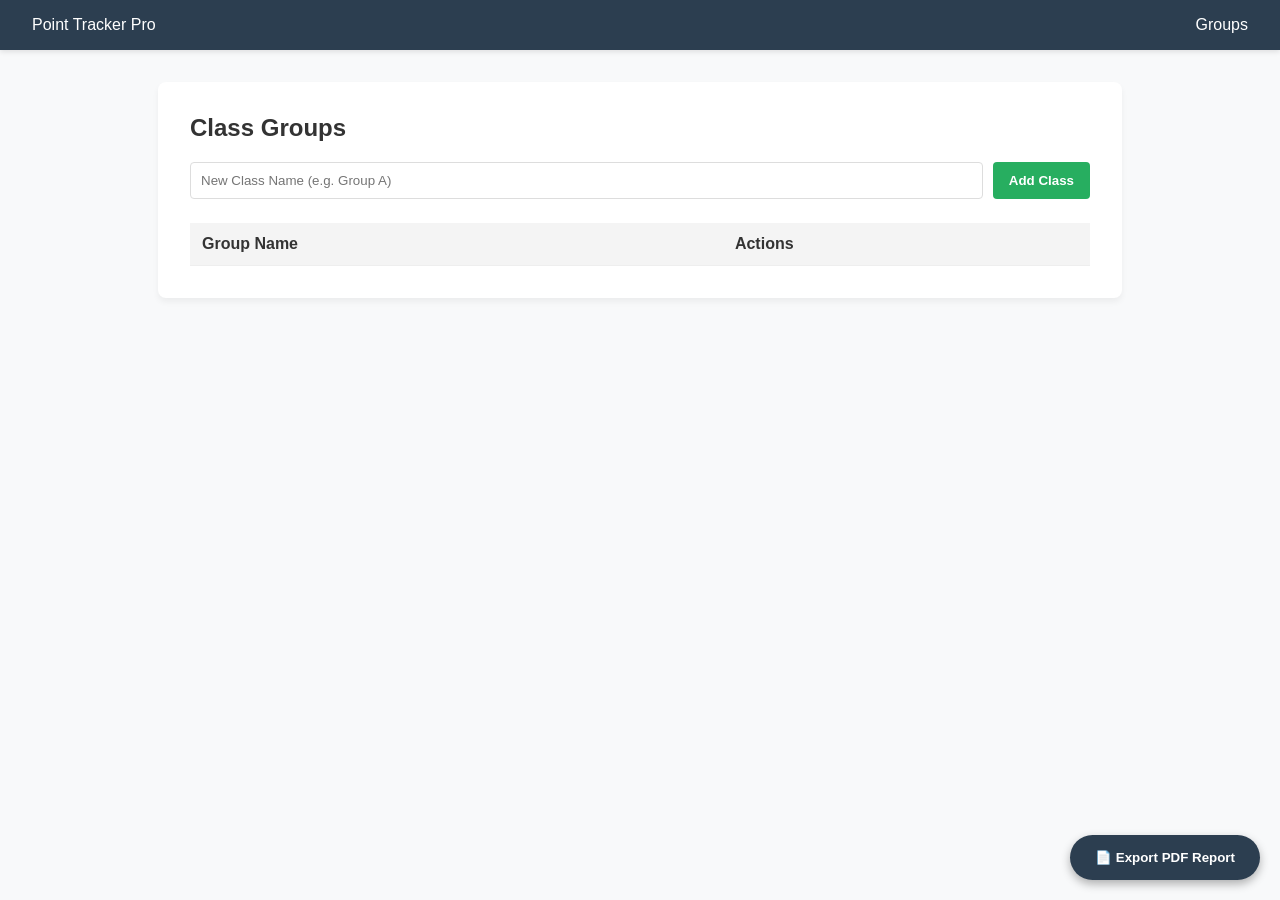
<file: tools/points-tracker.html>
<!DOCTYPE html>
<html lang="en">
<head>
    <meta charset="UTF-8">
    <meta name="viewport" content="width=device-width, initial-scale=1.0">
    <title>English Class - Point Tracker</title>
    <link href="../css/points-tracker.css" rel="stylesheet">
</head>
<body>

<header>
    <div id="brand">Point Tracker Pro</div>
    <div id="current-view-name">Groups</div>
</header>

<div class="container">
    <div id="view-groups">
        <h2>Class Groups</h2>
        <div class="input-group">
            <input type="text" id="new-group-name" placeholder="New Class Name (e.g. Group A)">
            <button class="btn btn-add" onclick="addClass()">Add Class</button>
        </div>
        <table id="groups-table">
            <thead>
                <tr>
                    <th>Group Name</th>
                    <th>Actions</th>
                </tr>
            </thead>
            <tbody id="groups-list"></tbody>
        </table>
    </div>

    <div id="view-students" class="hidden">
        <button class="btn btn-back" onclick="showGroups()">← Back to Groups</button>
        <h2 id="active-class-title">Class Name</h2>
        
        <div class="input-group">
            <input type="text" id="new-student-name" placeholder="Student Name + Last Name">
            <button class="btn btn-add" onclick="addStudent()">Add Student</button>
        </div>

        <table id="students-table">
            <thead>
                <tr>
                    <th>Student Name</th>
                    <th>Points</th>
                    <th>Adjust</th>
                    <th>Actions</th>
                </tr>
            </thead>
            <tbody id="students-list"></tbody>
        </table>

        <div class="chart-container" id="chart-section">
            <h3>Class Distribution</h3>
            <svg id="pizza-chart" width="300" height="300" viewBox="0 0 32 32"></svg>
            <div id="chart-legend" class="legend"></div>
        </div>
    </div>
</div>

<button class="btn btn-export" onclick="window.print()">📄 Export PDF Report</button>
<script src="../js/points-tracker.js"></script>
</body>
</html>
</file>
<file: css/points-tracker.css>
:root {
    --primary: #2c3e50;
    --accent: #3498db;
    --success: #27ae60;
    --danger: #e74c3c;
    --bg: #f8f9fa;
    --text: #333;
}

body {
    font-family: 'Segoe UI', Tahoma, Geneva, Verdana, sans-serif;
    background-color: var(--bg);
    color: var(--text);
    margin: 0;
    padding: 0;
}

header {
    background: var(--primary);
    color: white;
    padding: 1rem 2rem;
    display: flex;
    justify-content: space-between;
    align-items: center;
    box-shadow: 0 2px 5px rgba(0,0,0,0.1);
}

.container {
    max-width: 900px;
    margin: 2rem auto;
    background: white;
    padding: 2rem;
    border-radius: 8px;
    box-shadow: 0 4px 6px rgba(0,0,0,0.05);
}

h1, h2 { margin-top: 0; }

/* Buttons */
.btn {
    padding: 8px 16px;
    border: none;
    border-radius: 4px;
    cursor: pointer;
    font-weight: 600;
    transition: opacity 0.2s;
}
.btn:hover { opacity: 0.8; }
.btn-add { background: var(--success); color: white; }
.btn-del { background: var(--danger); color: white; padding: 4px 8px; font-size: 0.8rem; }
.btn-back { background: #95a5a6; color: white; margin-bottom: 1rem; }
.btn-export { 
    position: fixed; bottom: 20px; right: 20px; 
    background: var(--primary); color: white; padding: 15px 25px; 
    border-radius: 50px; box-shadow: 0 4px 10px rgba(0,0,0,0.3);
    z-index: 100;
}

/* Forms */
.input-group { margin-bottom: 1.5rem; display: flex; gap: 10px; }
input[type="text"] {
    flex-grow: 1; padding: 10px; border: 1px solid #ddd; border-radius: 4px;
}

/* Tables */
table { width: 100%; border-collapse: collapse; margin-top: 1rem; }
th, td { padding: 12px; text-align: left; border-bottom: 1px solid #eee; }
th { background: #f4f4f4; }

.point-controls { display: flex; align-items: center; gap: 10px; }
.point-btn {
    width: 30px; height: 30px; border-radius: 50%; border: 1px solid #ddd;
    background: white; cursor: pointer; font-weight: bold;
}
.point-btn:active { background: #eee; }

/* Chart */
.chart-container {
    display: flex; flex-direction: column; align-items: center; margin-top: 3rem;
    padding: 20px; border-top: 2px dashed #eee;
}
#pizza-chart { transform: rotate(-90deg); border-radius: 50%; }
.legend { display: flex; flex-wrap: wrap; gap: 15px; margin-top: 20px; justify-content: center; }
.legend-item { display: flex; align-items: center; gap: 5px; font-size: 0.9rem; }
.dot { width: 12px; height: 12px; border-radius: 2px; }

/* Print Settings */
@media print {
    .btn, .input-group, .btn-export, .btn-del, .point-controls button { display: none !important; }
    .container { box-shadow: none; border: none; width: 100%; max-width: 100%; }
    body { background: white; }
    #pizza-chart { page-break-inside: avoid; }
}

.hidden { display: none; }
</file>
